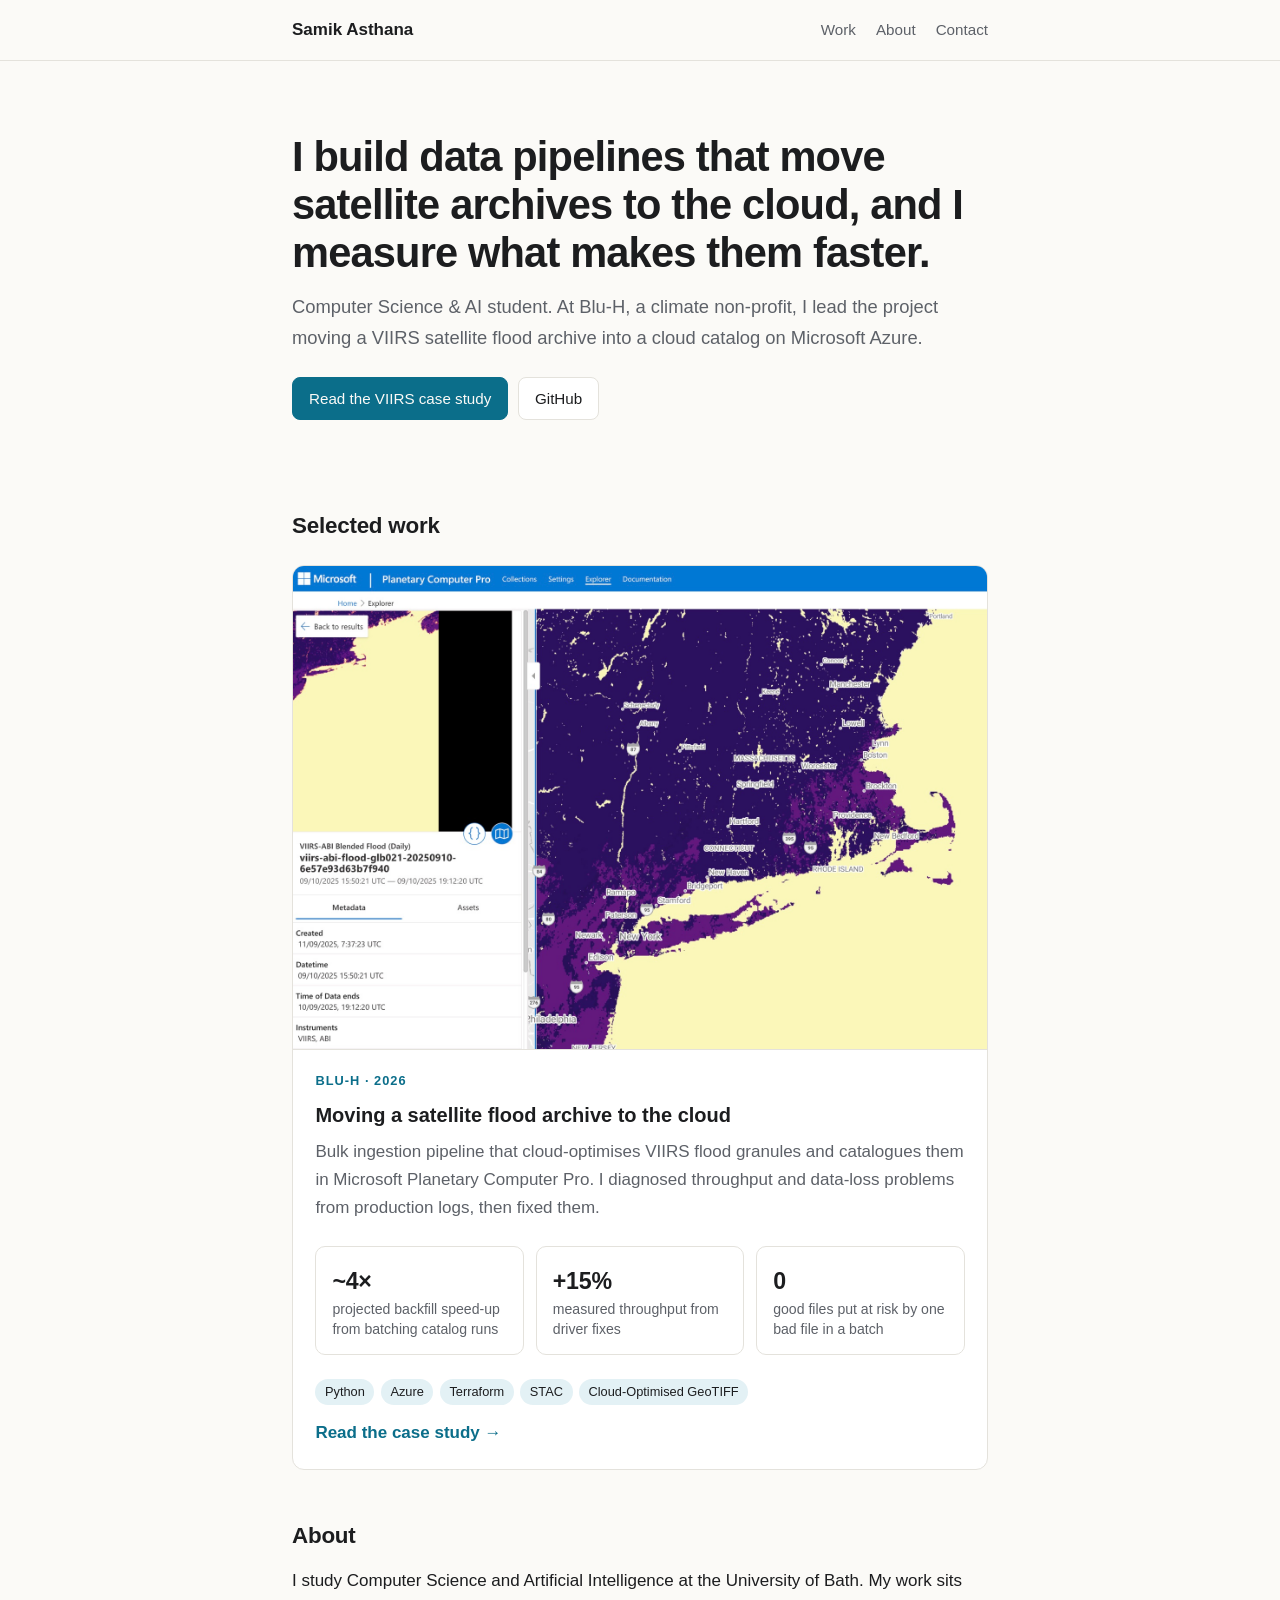
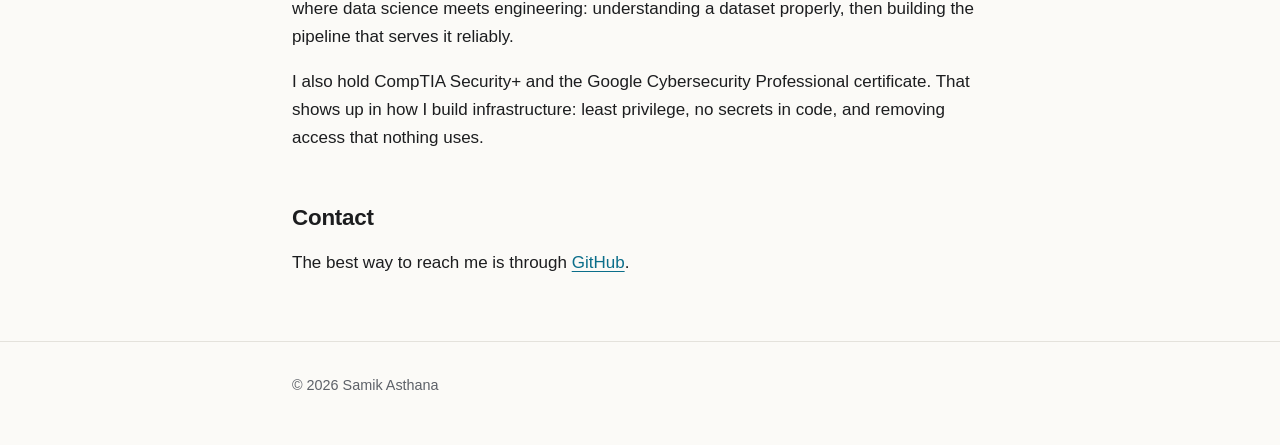
<file: index.html>
<!doctype html>
<html lang="en">
<head>
  <meta charset="utf-8">
  <meta name="viewport" content="width=device-width, initial-scale=1">
  <title>Samik Asthana</title>
  <meta name="description" content="Samik Asthana: geospatial and Earth observation work.">
  <link rel="stylesheet" href="assets/style.css">
</head>
<body>
  <header class="site-header">
    <div class="wrap">
      <a class="name" href="./">Samik Asthana</a>
      <nav>
        <a href="#work">Work</a>
        <a href="#about">About</a>
        <a href="#contact">Contact</a>
      </nav>
    </div>
  </header>

  <main class="wrap">
    <section class="hero">
      <h1>I build data pipelines that move satellite archives to the cloud, and I measure what makes them faster.</h1>
      <p class="lede">
        Computer Science &amp; AI student. At Blu-H, a climate non-profit, I lead the project moving a
        VIIRS satellite flood archive into a cloud catalog on Microsoft Azure.
      </p>
      <div class="links">
        <a class="btn primary" href="projects/viirs.html">Read the VIIRS case study</a>
        <a class="btn" href="https://github.com/sa3301">GitHub</a>
      </div>
    </section>

    <section id="work">
      <h2>Selected work</h2>

      <a class="project" href="projects/viirs.html">
        <img src="assets/viirs-flood-explorer.jpg" width="1600" height="1112"
             alt="VIIRS-ABI blended flood map rendered over the US Northeast in the Planetary Computer Pro Explorer">
        <div class="body">
          <div class="eyebrow">Blu-H · 2026</div>
          <h3>Moving a satellite flood archive to the cloud</h3>
          <p class="muted">
            Bulk ingestion pipeline that cloud-optimises VIIRS flood granules and catalogues them in
            Microsoft Planetary Computer Pro. I diagnosed throughput and data-loss problems from production
            logs, then fixed them.
          </p>
          <div class="stats">
            <div class="stat"><b>~4×</b><span>projected backfill speed-up from batching catalog runs</span></div>
            <div class="stat"><b>+15%</b><span>measured throughput from driver fixes</span></div>
            <div class="stat"><b>0</b><span>good files put at risk by one bad file in a batch</span></div>
          </div>
          <ul class="tags">
            <li>Python</li><li>Azure</li><li>Terraform</li><li>STAC</li><li>Cloud-Optimised GeoTIFF</li>
          </ul>
          <span class="more">Read the case study →</span>
        </div>
      </a>
    </section>

    <section id="about">
      <h2>About</h2>
      <p>
        I study Computer Science and Artificial Intelligence at the University of Bath. My work sits where data science meets
        engineering: understanding a dataset properly, then building the pipeline that serves it reliably.
      </p>
      <p>
        I also hold CompTIA Security+ and the Google Cybersecurity Professional certificate. That shows up
        in how I build infrastructure: least privilege, no secrets in code, and removing access that
        nothing uses.
      </p>
    </section>

    <section id="contact">
      <h2>Contact</h2>
      <p>
        The best way to reach me is through <a href="https://github.com/sa3301">GitHub</a>.
      </p>
    </section>
  </main>

  <footer class="site-footer">
    <div class="wrap">© 2026 Samik Asthana</div>
  </footer>
</body>
</html>
</file>
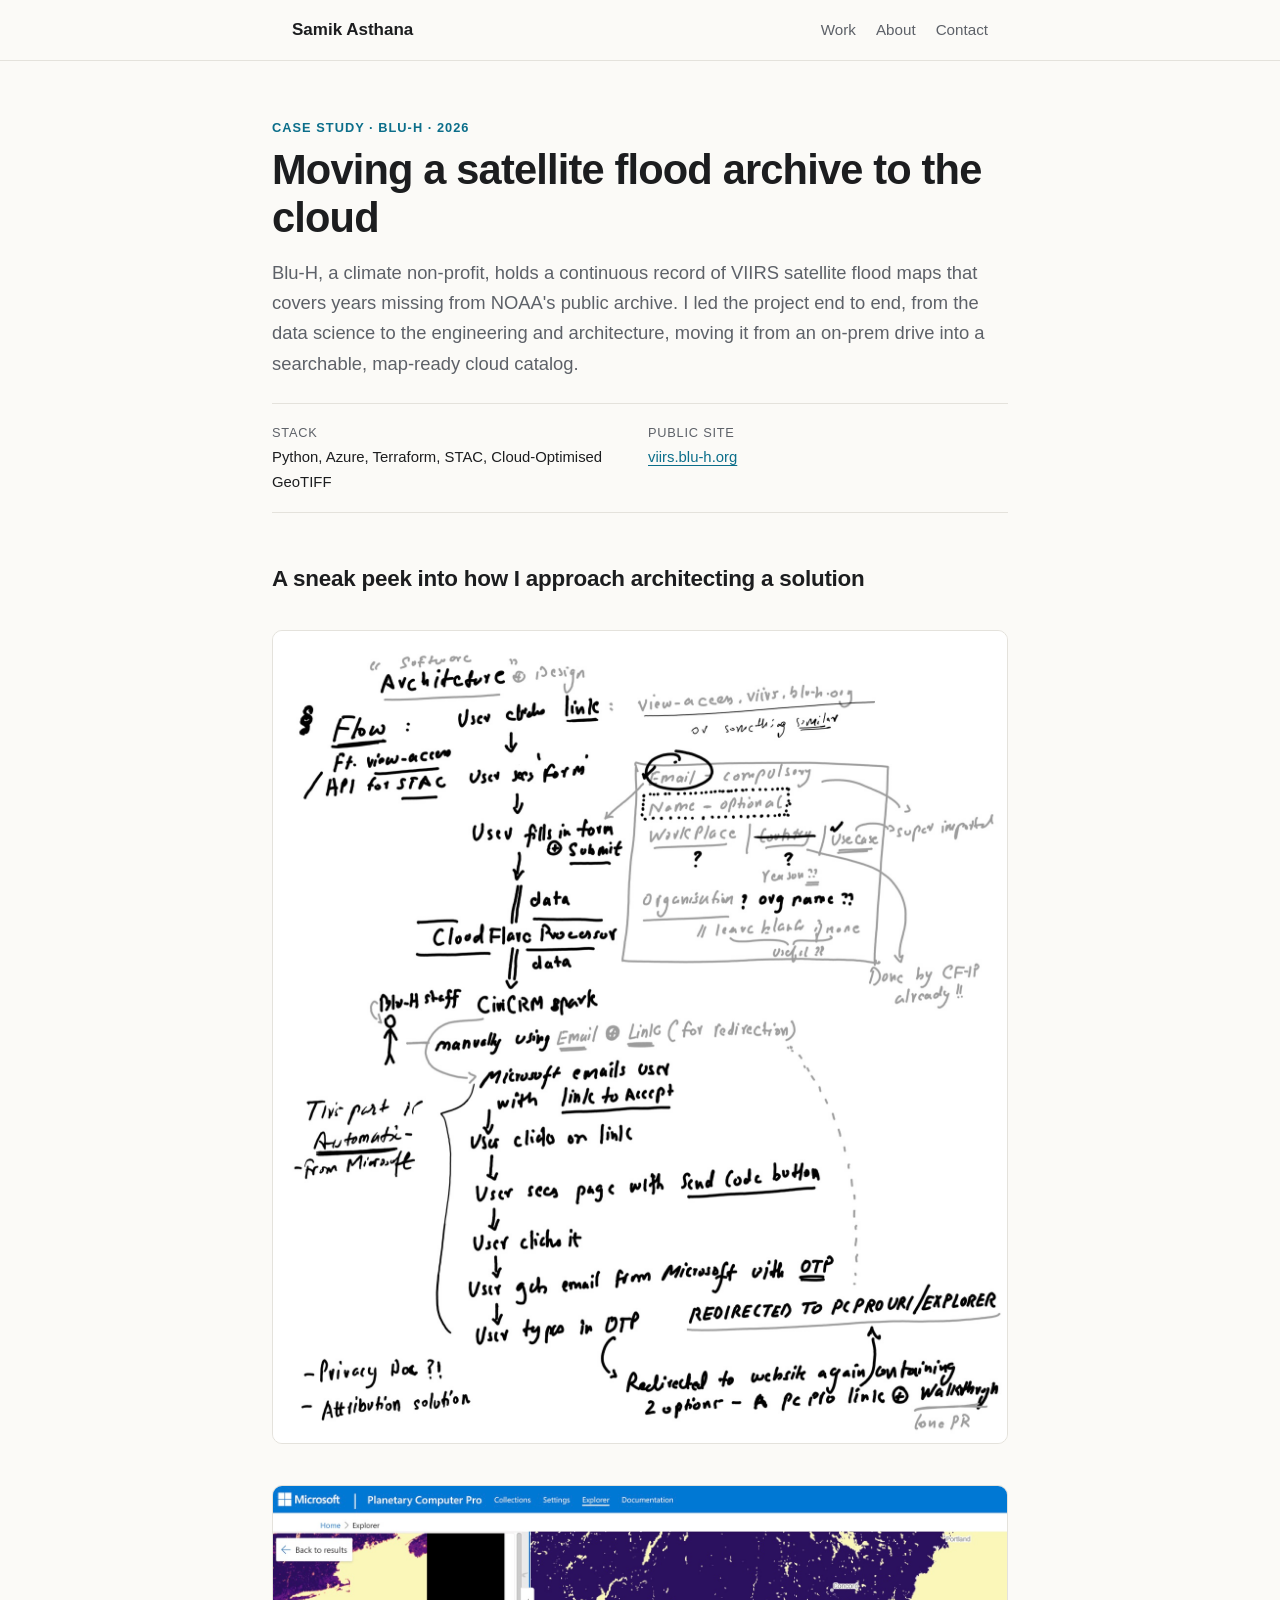
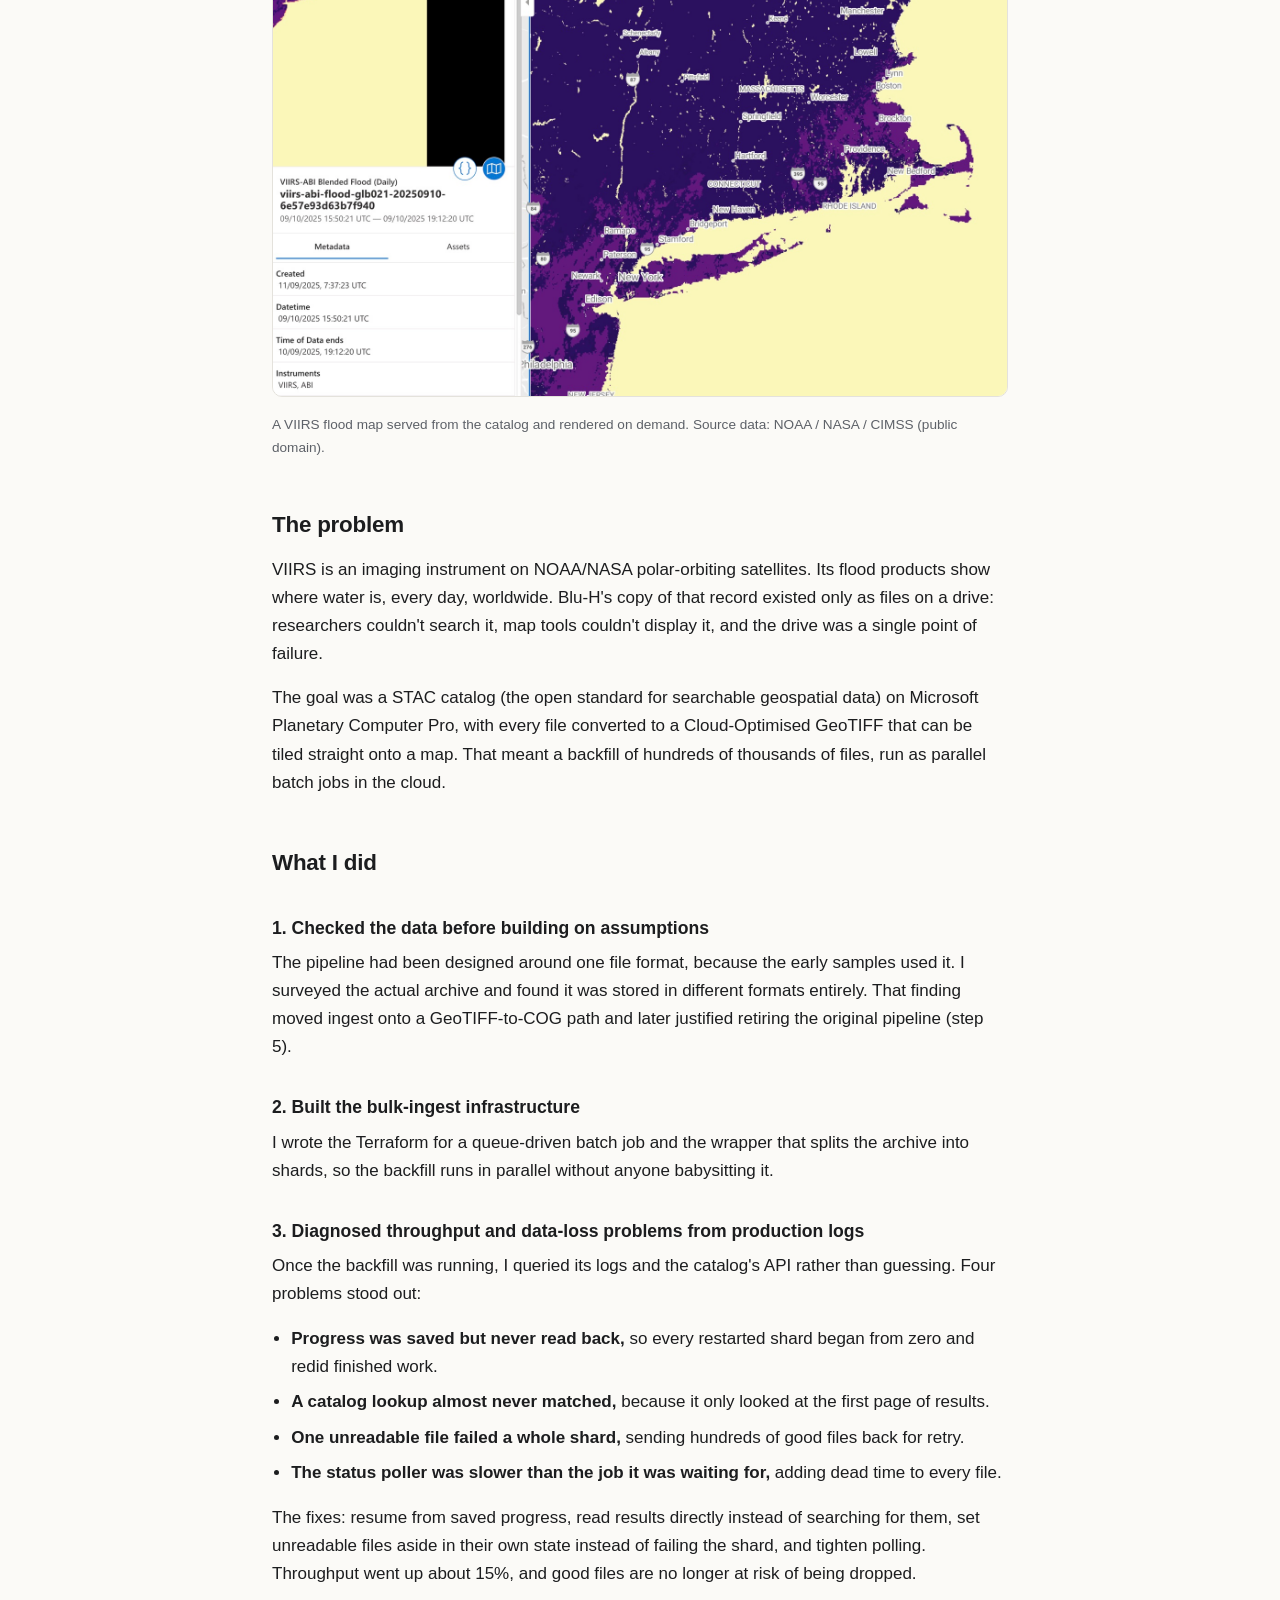
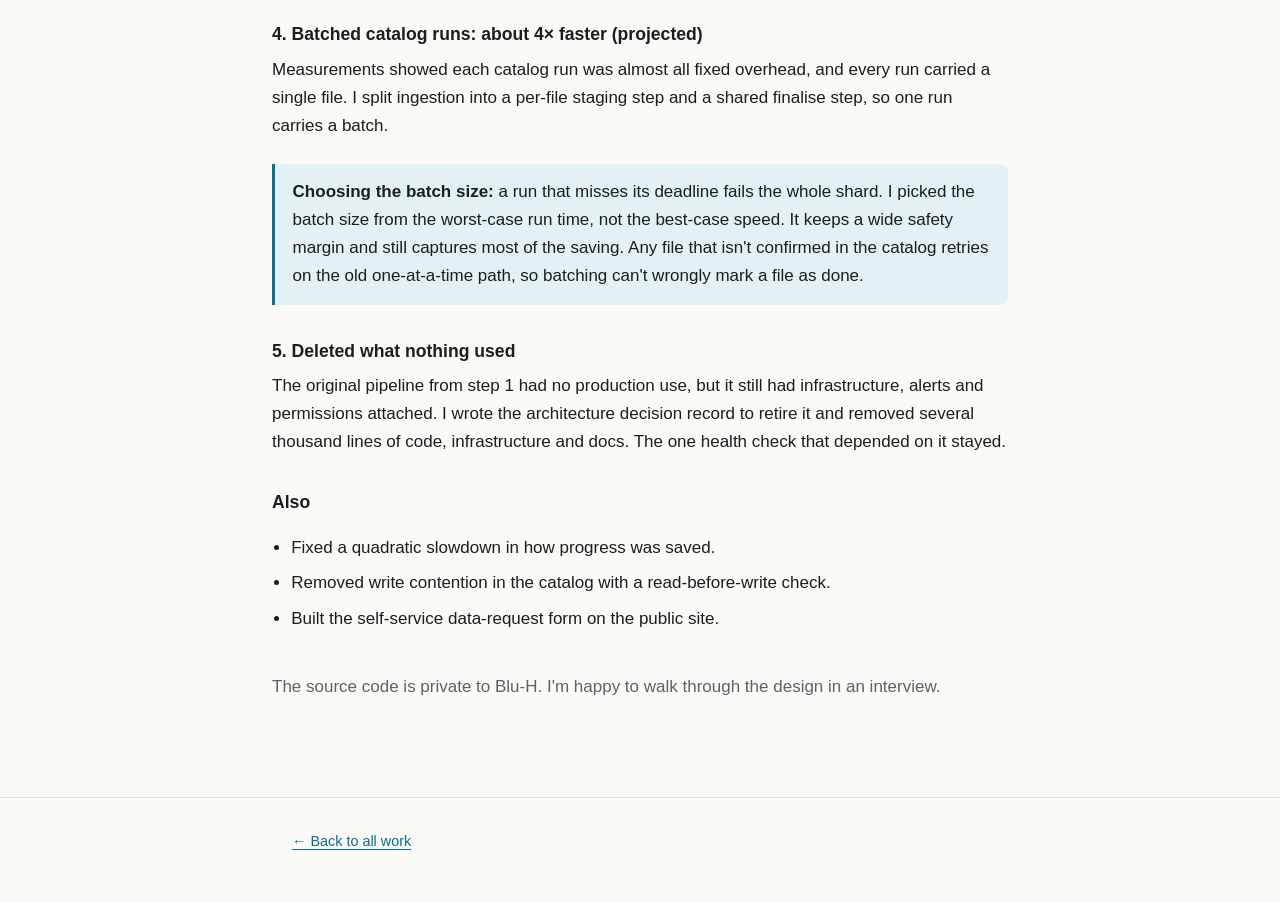
<file: projects/viirs.html>
<!doctype html>
<html lang="en">
<head>
  <meta charset="utf-8">
  <meta name="viewport" content="width=device-width, initial-scale=1">
  <title>VIIRS Archive Migration · Samik Asthana</title>
  <meta name="description" content="Case study: a bulk ingestion pipeline moving a VIIRS satellite flood archive into a cloud STAC catalog.">
  <link rel="stylesheet" href="../assets/style.css">
</head>
<body>
  <header class="site-header">
    <div class="wrap">
      <a class="name" href="../">Samik Asthana</a>
      <nav>
        <a href="../#work">Work</a>
        <a href="../#about">About</a>
        <a href="../#contact">Contact</a>
      </nav>
    </div>
  </header>

  <main class="wrap case">
    <div class="eyebrow">Case study · Blu-H · 2026</div>
    <h1>Moving a satellite flood archive to the cloud</h1>
    <p class="lede">
      Blu-H, a climate non-profit, holds a continuous record of VIIRS satellite flood maps that covers
      years missing from NOAA's public archive. I led the project end to end, from the data science to
      the engineering and architecture, moving it from an on-prem drive into a searchable, map-ready
      cloud catalog.
    </p>

    <dl class="meta">
      <div><dt>Stack</dt><dd>Python, Azure, Terraform, STAC, Cloud-Optimised GeoTIFF</dd></div>
      <div><dt>Public site</dt><dd><a href="https://viirs.blu-h.org">viirs.blu-h.org</a></dd></div>
    </dl>

    <h2>A sneak peek into how I approach architecting a solution</h2>

    <figure>
      <a href="../assets/view-access-sketch.jpg">
        <img src="../assets/view-access-sketch.jpg" width="1500" height="1660"
             alt="Hand-drawn early draft of a user access flow.">
      </a>
    </figure>

    <figure>
      <img src="../assets/viirs-flood-explorer.jpg" width="1600" height="1112"
           alt="VIIRS-ABI blended flood map rendered over the US Northeast in the Planetary Computer Pro Explorer">
      <figcaption>A VIIRS flood map served from the catalog and rendered on demand. Source data: NOAA / NASA / CIMSS (public domain).</figcaption>
    </figure>

    <h2>The problem</h2>
    <p>
      VIIRS is an imaging instrument on NOAA/NASA polar-orbiting satellites. Its flood products show where
      water is, every day, worldwide. Blu-H's copy of that record existed only as files on a drive:
      researchers couldn't search it, map tools couldn't display it, and the drive was a single point of
      failure.
    </p>
    <p>
      The goal was a STAC catalog (the open standard for searchable geospatial data) on Microsoft
      Planetary Computer Pro, with every file converted to a Cloud-Optimised GeoTIFF that can be tiled
      straight onto a map. That meant a backfill of hundreds of thousands of files, run as parallel batch
      jobs in the cloud.
    </p>

    <h2>What I did</h2>

    <h3>1. Checked the data before building on assumptions</h3>
    <p>
      The pipeline had been designed around one file format, because the early samples used it. I surveyed
      the actual archive and found it was stored in different formats entirely. That finding moved ingest
      onto a GeoTIFF-to-COG path and later justified retiring the original pipeline (step 5).
    </p>

    <h3>2. Built the bulk-ingest infrastructure</h3>
    <p>
      I wrote the Terraform for a queue-driven batch job and the wrapper that splits the archive into
      shards, so the backfill runs in parallel without anyone babysitting it.
    </p>

    <h3>3. Diagnosed throughput and data-loss problems from production logs</h3>
    <p>
      Once the backfill was running, I queried its logs and the catalog's API rather than guessing. Four
      problems stood out:
    </p>
    <ul>
      <li><strong>Progress was saved but never read back,</strong> so every restarted shard began from
        zero and redid finished work.</li>
      <li><strong>A catalog lookup almost never matched,</strong> because it only looked at the first page
        of results.</li>
      <li><strong>One unreadable file failed a whole shard,</strong> sending hundreds of good files back
        for retry.</li>
      <li><strong>The status poller was slower than the job it was waiting for,</strong> adding dead time
        to every file.</li>
    </ul>
    <p>
      The fixes: resume from saved progress, read results directly instead of searching for them, set
      unreadable files aside in their own state instead of failing the shard, and tighten polling.
      Throughput went up about 15%, and good files are no longer at risk of being dropped.
    </p>

    <h3>4. Batched catalog runs: about 4× faster (projected)</h3>
    <p>
      Measurements showed each catalog run was almost all fixed overhead, and every run carried a single
      file. I split ingestion into a per-file staging step and a shared finalise step, so one run carries
      a batch.
    </p>
    <div class="callout">
      <p>
        <strong>Choosing the batch size:</strong> a run that misses its deadline fails the whole shard. I
        picked the batch size from the worst-case run time, not the best-case speed. It keeps a wide safety
        margin and still captures most of the saving. Any file that isn't confirmed in the catalog retries
        on the old one-at-a-time path, so batching can't wrongly mark a file as done.
      </p>
    </div>

    <h3>5. Deleted what nothing used</h3>
    <p>
      The original pipeline from step 1 had no production use, but it still had infrastructure, alerts
      and permissions attached. I wrote the architecture decision record to retire it and removed several
      thousand lines of code, infrastructure and docs. The one health check that depended on it stayed.
    </p>

    <h3>Also</h3>
    <ul>
      <li>Fixed a quadratic slowdown in how progress was saved.</li>
      <li>Removed write contention in the catalog with a read-before-write check.</li>
      <li>Built the self-service data-request form on the public site.</li>
    </ul>

    <p class="muted" style="margin-top:2.5rem">
      The source code is private to Blu-H. I'm happy to walk through the design in an interview.
    </p>
  </main>

  <footer class="site-footer">
    <div class="wrap"><a href="../">← Back to all work</a></div>
  </footer>
</body>
</html>
</file>
<file: assets/style.css>
:root {
  --bg: #fbfaf7;
  --surface: #ffffff;
  --text: #1c1d1f;
  --muted: #5d6168;
  --line: #e4e2dc;
  --accent: #0b6e8a;
  --accent-soft: #e3f1f5;
  --max: 46rem;
}

@media (prefers-color-scheme: dark) {
  :root {
    --bg: #121416;
    --surface: #1a1d20;
    --text: #e8e9ea;
    --muted: #a0a5ab;
    --line: #2b2f33;
    --accent: #5cc3df;
    --accent-soft: #15303a;
  }
}

* { box-sizing: border-box; }

html { -webkit-text-size-adjust: 100%; }

body {
  margin: 0;
  background: var(--bg);
  color: var(--text);
  font: 17px/1.65 -apple-system, BlinkMacSystemFont, "Segoe UI", Inter, Roboto, sans-serif;
}

a { color: var(--accent); text-underline-offset: 3px; }
a:hover { text-decoration-thickness: 2px; }

.wrap { max-width: var(--max); margin: 0 auto; padding: 0 1.25rem; }

/* Header */
.site-header { border-bottom: 1px solid var(--line); }
.site-header .wrap {
  display: flex; justify-content: space-between; align-items: center;
  height: 3.75rem; gap: 1rem;
}
.site-header .name { font-weight: 650; color: var(--text); text-decoration: none; }
.site-header nav { display: flex; gap: 1.25rem; font-size: 0.95rem; }
.site-header nav a { color: var(--muted); text-decoration: none; }
.site-header nav a:hover { color: var(--text); }

/* Type */
h1 { font-size: clamp(1.9rem, 5vw, 2.6rem); line-height: 1.15; letter-spacing: -0.02em; margin: 0 0 1rem; }
h2 { font-size: 1.4rem; letter-spacing: -0.01em; margin: 3rem 0 0.75rem; }
h3 { font-size: 1.1rem; margin: 2rem 0 0.4rem; }
p { margin: 0 0 1rem; }
.lede { font-size: 1.15rem; color: var(--muted); }
.eyebrow {
  font-size: 0.8rem; font-weight: 600; letter-spacing: 0.08em;
  text-transform: uppercase; color: var(--accent); margin-bottom: 0.5rem;
}
.muted { color: var(--muted); }
code { font-size: 0.9em; background: var(--accent-soft); padding: 0.1em 0.35em; border-radius: 4px; }

/* Hero */
.hero { padding: 4.5rem 0 2.5rem; }
.links { display: flex; flex-wrap: wrap; gap: 0.6rem; margin-top: 1.5rem; }
.btn {
  display: inline-block; padding: 0.5rem 1rem; border-radius: 8px;
  border: 1px solid var(--line); background: var(--surface);
  color: var(--text); text-decoration: none; font-size: 0.95rem; font-weight: 500;
}
.btn:hover { border-color: var(--accent); }
.btn.primary { background: var(--accent); border-color: var(--accent); color: var(--bg); }

/* Project card */
.project {
  display: block; margin: 1.25rem 0 0; border: 1px solid var(--line); border-radius: 12px;
  background: var(--surface); overflow: hidden; color: inherit; text-decoration: none;
  transition: border-color 0.15s;
}
.project:hover { border-color: var(--accent); }
.project img { display: block; width: 100%; height: auto; border-bottom: 1px solid var(--line); }
.project .body { padding: 1.25rem 1.4rem 1.4rem; }
.project h3 { margin: 0 0 0.4rem; font-size: 1.25rem; }
.project .more { color: var(--accent); font-weight: 550; }

/* Tags */
.tags { display: flex; flex-wrap: wrap; gap: 0.4rem; margin: 0.9rem 0; padding: 0; list-style: none; }
.tags li {
  font-size: 0.8rem; padding: 0.15rem 0.6rem; border-radius: 999px;
  background: var(--accent-soft); color: var(--text);
}

/* Stats */
.stats {
  display: grid; grid-template-columns: repeat(auto-fit, minmax(10rem, 1fr));
  gap: 0.75rem; margin: 1.5rem 0;
}
.stat { border: 1px solid var(--line); border-radius: 10px; padding: 0.9rem 1rem; background: var(--surface); }
.stat b { display: block; font-size: 1.45rem; letter-spacing: -0.01em; }
.stat span { font-size: 0.88rem; color: var(--muted); line-height: 1.4; display: block; }

/* Case study */
.case { padding: 3.5rem 0 1rem; }
.meta {
  display: grid; grid-template-columns: repeat(auto-fit, minmax(12rem, 1fr));
  gap: 1rem; padding: 1.1rem 0; margin: 1.5rem 0;
  border-top: 1px solid var(--line); border-bottom: 1px solid var(--line); font-size: 0.93rem;
}
.meta dt { color: var(--muted); font-size: 0.8rem; text-transform: uppercase; letter-spacing: 0.06em; }
.meta dd { margin: 0.15rem 0 0; }
figure { margin: 2rem 0; }
figure img { width: 100%; height: auto; border-radius: 10px; border: 1px solid var(--line); }
figcaption { font-size: 0.85rem; color: var(--muted); margin-top: 0.5rem; }
.case ul { padding-left: 1.2rem; }
.case li { margin-bottom: 0.45rem; }
.callout {
  border-left: 3px solid var(--accent); background: var(--accent-soft);
  padding: 0.9rem 1.1rem; border-radius: 0 8px 8px 0; margin: 1.5rem 0;
}
.callout p:last-child { margin: 0; }

/* Footer */
.site-footer { border-top: 1px solid var(--line); margin-top: 4rem; padding: 2rem 0 3rem; font-size: 0.9rem; color: var(--muted); }

@media (max-width: 30rem) {
  body { font-size: 16px; }
  .site-header nav { gap: 0.9rem; }
  .hero { padding-top: 3rem; }
}
</file>
